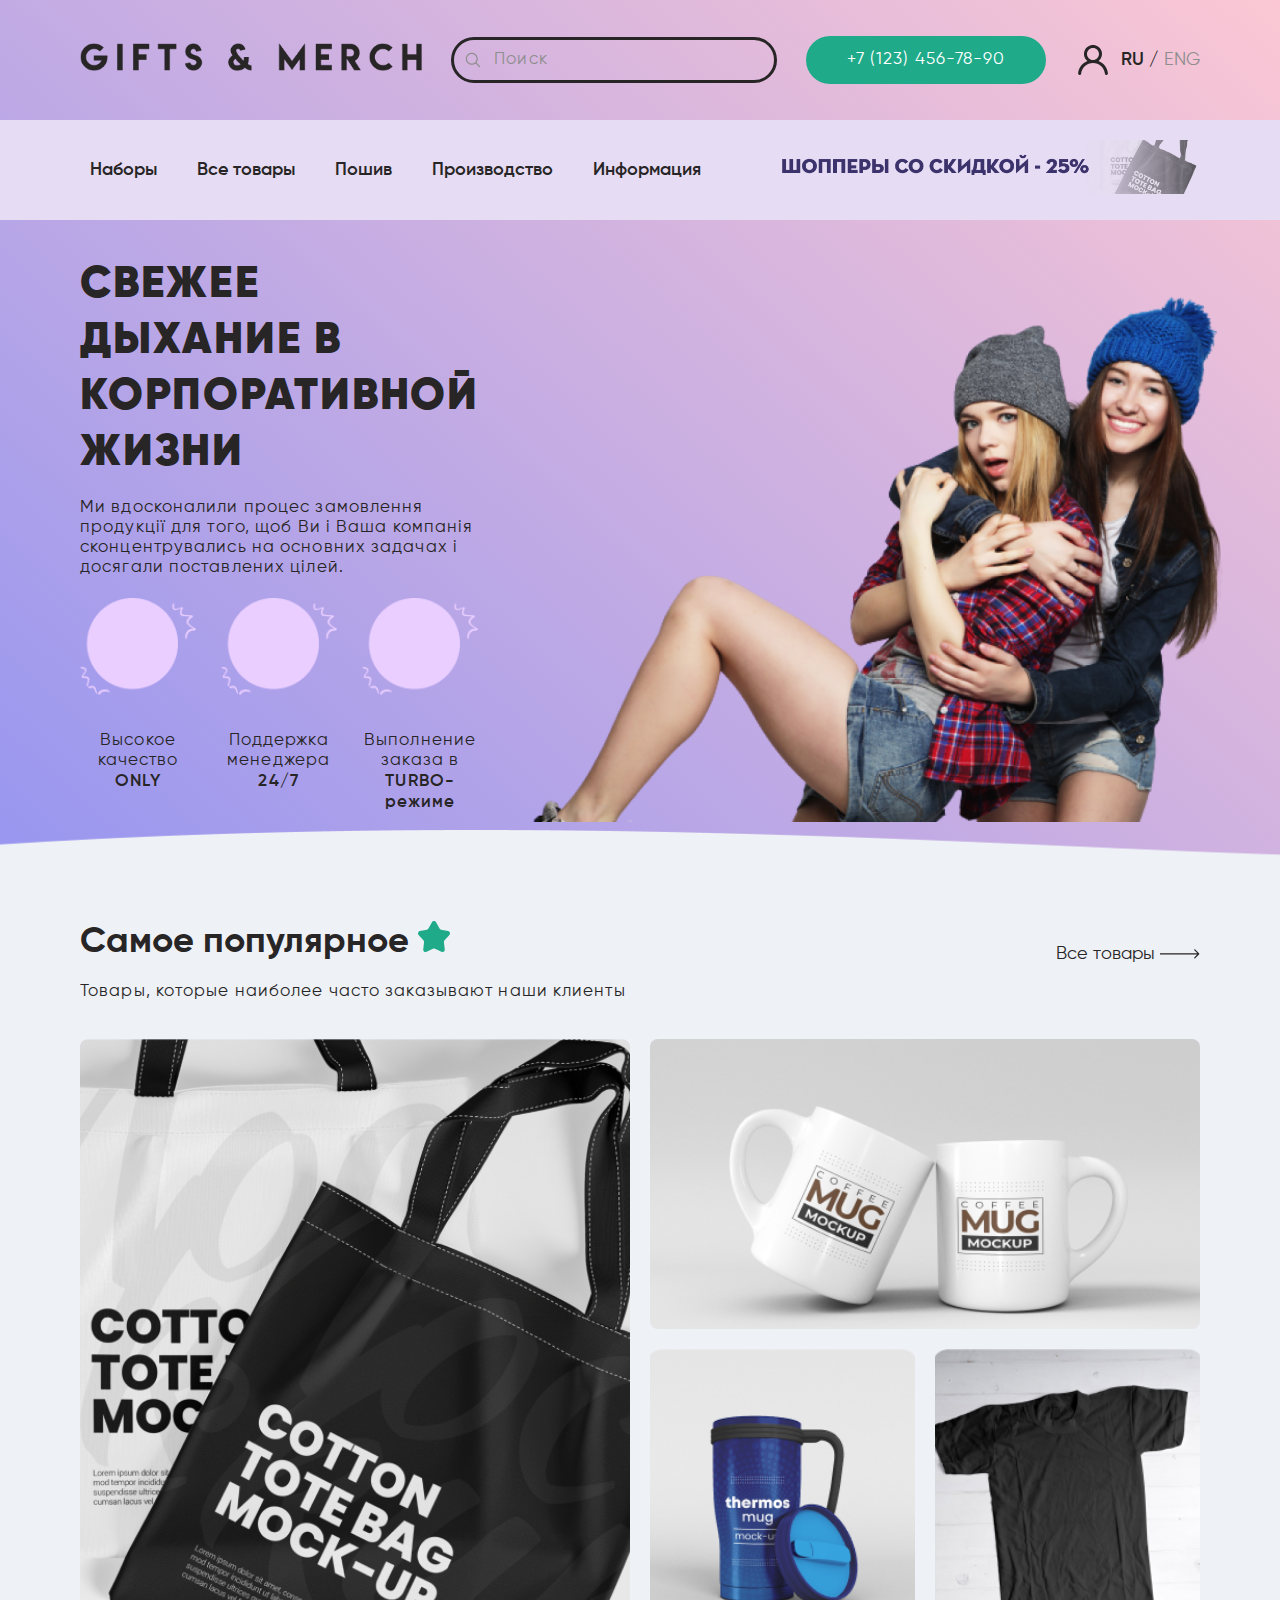
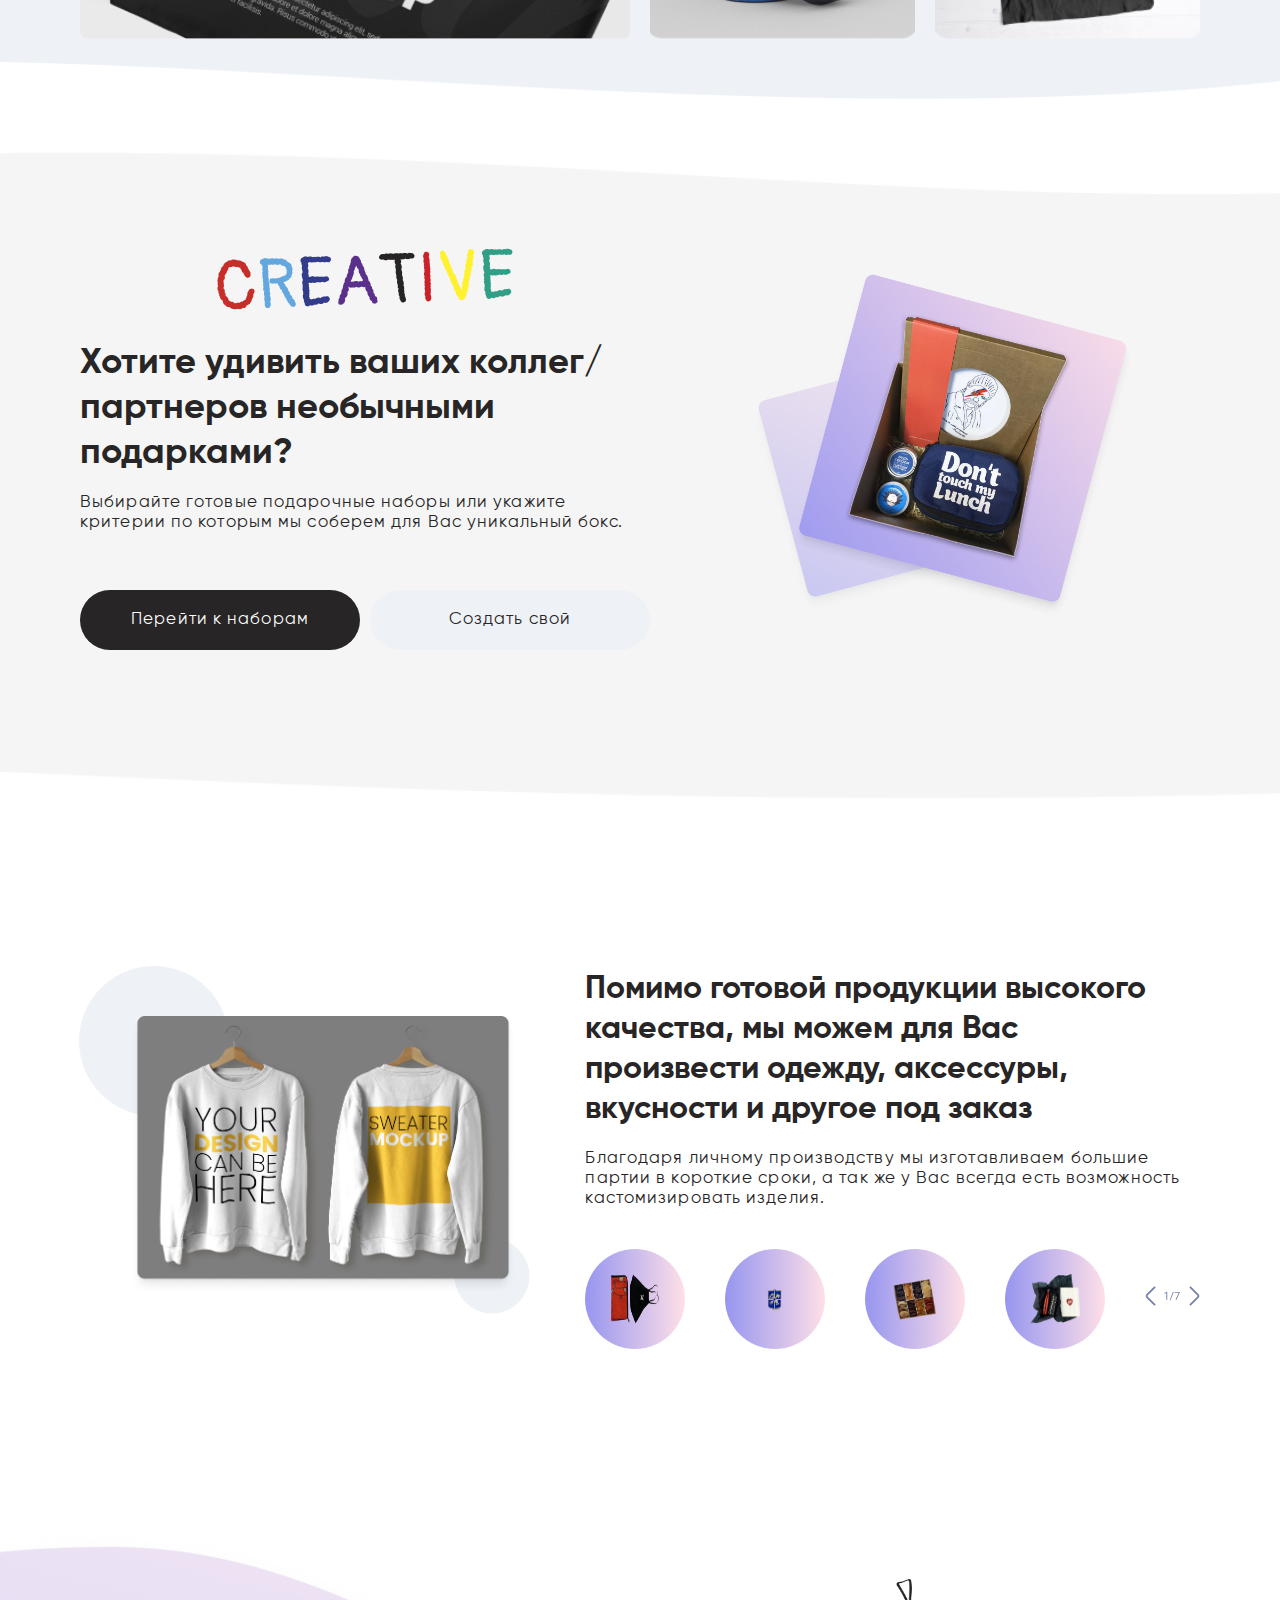
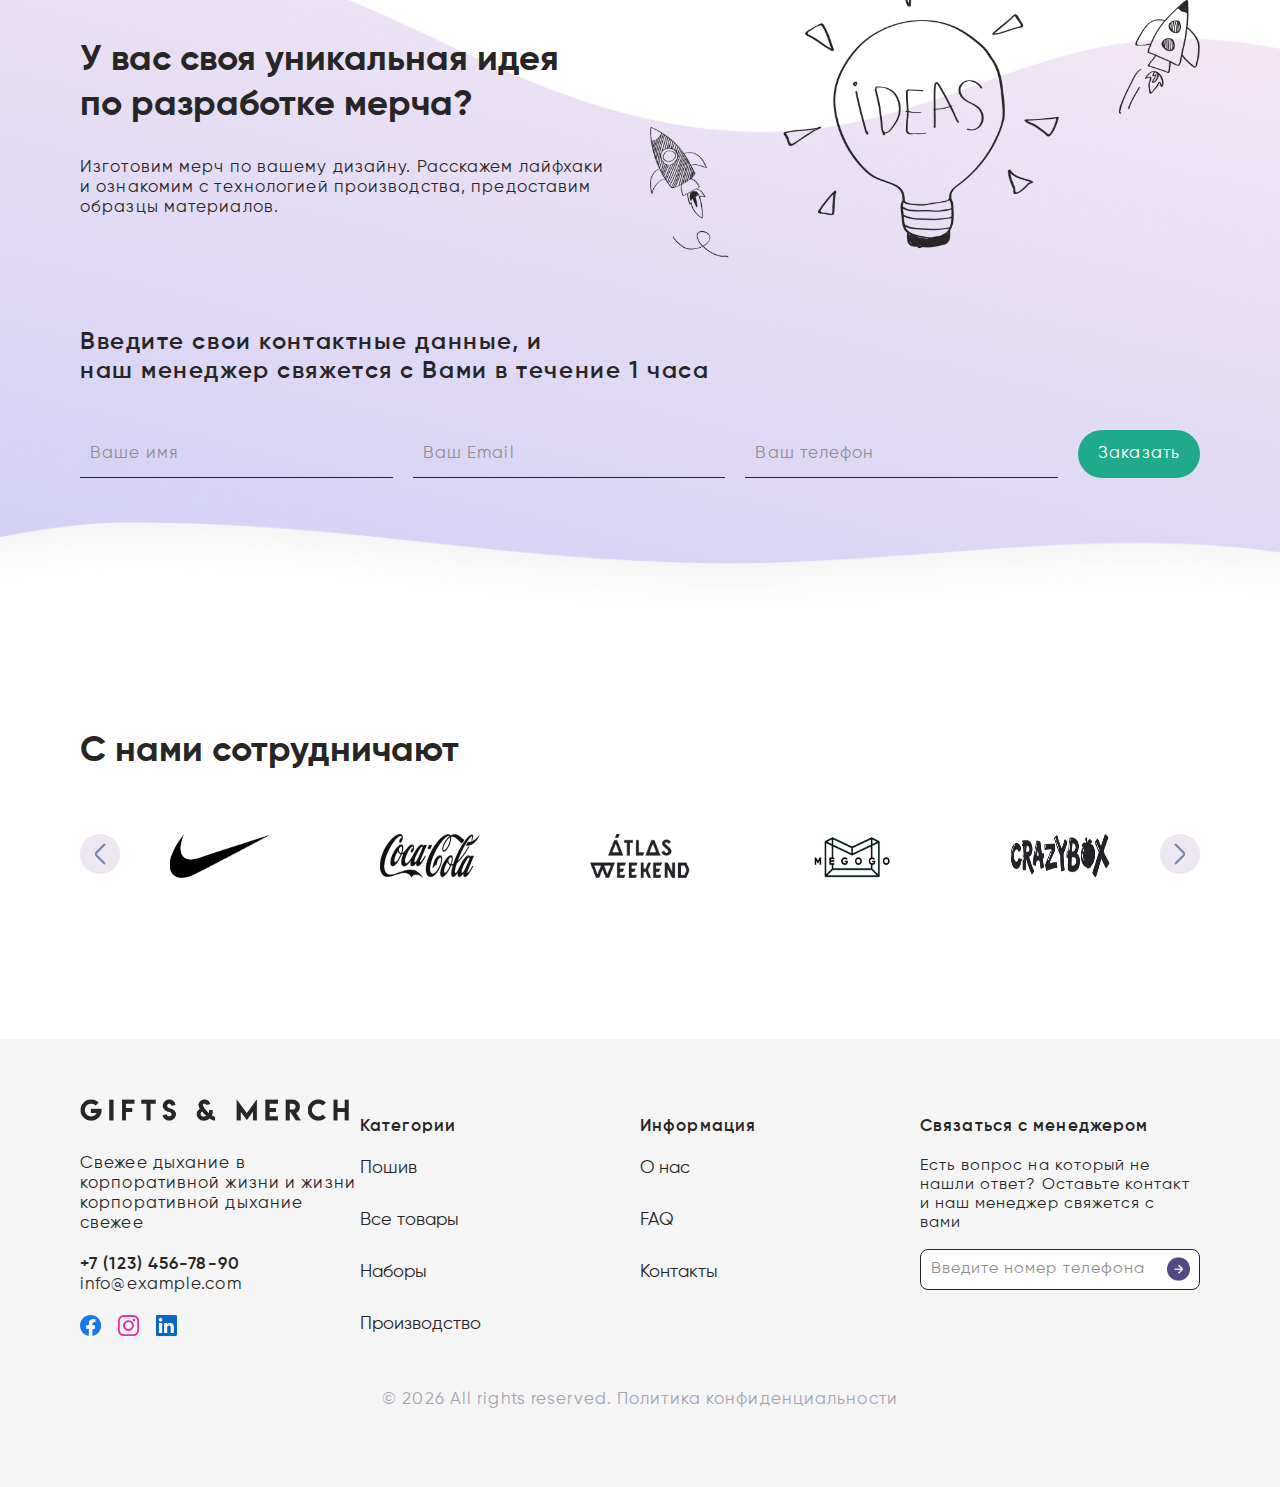
<file: index.html>
<!DOCTYPE html>
<html lang="ru">
  <head>
    <meta charset="UTF-8">
    <meta name="viewport" content="width=device-width, initial-scale=1.0">
    <title>Gifts & Merch</title>
    <link rel="stylesheet" href="css/styles.css">
    <link rel="stylesheet" href="less/styles.less"> 
 </head>
  <body>
    <div class="container">
      
      <div class="header-container">
        <header class="header">
          <a href="index.html"><img src="img/logo.png" alt="Лого" class="logo"></a>
          <div class="search-bar">
            <img class="search-icon" src="img/search.svg" alt="Поиск">
            <input class="search-input" type="text" placeholder="Поиск">
          </div>
          <img class="search-icon2" src="img/search2.svg" alt="Поиск">
          <a href="tel:+71234567890">
            <button class="phone-button">+7 (123) 456-78-90</button>
        </a>          
          <div class="user-account">
            <img class="user-icon" src="img/user.svg" alt="Аккаунт">
            <span class="active" id="ru">RU</span>&nbsp;/&nbsp;<span class="inactive" id="en">ENG</span>
          </div>
          <div class="hamburger-menu">
            <img class="menu-icon" src="img/menu.png" alt="Меню">
          </div>
        </header>
        
        <nav class="navigation">
          <div class="navigation-left">
            <a href="products.html">Наборы</a>
            <a href="products.html">Все&nbsp;товары</a>
            <a href="products.html">Пошив</a>
            <a href="production.html">Производство</a>
            <a href="products.html">Информация</a>
          </div>
          <div class="navigation-right">
            <img src="img/sale.png" alt="Баннер">
          </div>
        </nav>
        
        <section class="hero">
          <div class="hero-title">
            <h1>Свежее дыхание в корпоративной жизни</h1>
            <p>Ми вдосконалили процес замовлення продукції для того, щоб Ви і Ваша компанія сконцентрувались на основних задачах і досягали поставлених цілей.</p>
            <div class="hero-banner">
              <img src="img/sale.png" alt="Баннер">
            </div>
            <div class="hero-icons">
              <div class="hero-icon">
                <img src="img/circle.png" alt="Высокое качество">
                <p>Высокое качество<br><span class="bold">ONLY</span></p>
              </div>
              <div class="hero-icon">
                <img src="img/circle.png" alt="Поддержка 24/7">
                <p>Поддержка менеджера<br><span class="bold">24/7</span></p>
              </div>
              <div class="hero-icon">
                <img src="img/circle.png" alt="Turbo-режим">
                <p>Выполнение заказа в<br><span class="bold">TURBO-режиме</span></p>
              </div>
            </div>
          </div>
          <div class="hero-image">
            <img src="img/hero.png" alt="Красивая картинка">
          </div>
        </section>
      </div>

      <div class="hero-icons2-wrapper">
        <div class="hero-icons2">
          <div class="hero-icon">
            <img src="img/circle.png" alt="Высокое качество">
            <p>Высокое качество<br><span class="bold">ONLY</span></p>
          </div>
          <div class="hero-icon">
            <img src="img/circle.png" alt="Поддержка 24/7">
            <p>Поддержка менеджера<br><span class="bold">24/7</span></p>
          </div>
          <div class="hero-icon">
            <img src="img/circle.png" alt="Turbo-режим">
            <p>Выполнение заказа в<br><span class="bold">TURBO-режиме</span></p>
          </div>
        </div>
      </div>

      <section class="popular">
        <div class="popular-header">
          <div class="popular-header-title">
            <h2>Самое популярное <img src="img/star.svg" alt="Звезда"></h2>
            <p>Товары, которые наиболее часто заказывают наши клиенты</p>
          </div>
          <div class="popular-header-icon">
            <a href="products.html">Все товары <img src="img/arrow.svg" alt="Все товары"></a>
          </div>
        </div>
        <div class="popular-products">
          <div class="products-left">
            <img src="img/product1.png" alt="Наша продукция">
          </div>
          <div class="products-right">
            <img src="img/product2.png" alt="Наша продукция">
            <div class="products-right-bottom">
              <img src="img/product3.png" alt="Наша продукция">
              <img src="img/product4.png" alt="Наша продукция">
            </div>
          </div>
        </div>
      </section>

      <div class="creative">
        <div class="creative-text">
          <img src="img/creative.png" alt="Creative">
          <h2>Хотите удивить ваших коллег/партнеров необычными подарками?</h2>
          <p>Выбирайте готовые подарочные наборы или укажите критерии по которым мы соберем для Вас уникальный бокс.</p>
          <div class="creative-buttons">
            <a href="products.html"><button class="creative-button">Перейти к наборам</button></a>
            <a href="production.html"><button class="creative-button secondary">Создать свой</button></a>
          </div>
        </div>
        <div class="creative-image">
          <img src="img/gift.png" alt="Подарок">
        </div>
      </div>

      <div class="custom">
        <div class="custom-image">
          <div class="custom-image-wrapper">
            <img src="img/circle-gray.png" class="circle-top-left" alt="Круг">
            <img src="img/custom.png" alt="Одежда на заказ" class="custom-image-main">
            <img src="img/circle-gray.png" class="circle-bottom-right" alt="Круг">
          </div>
        </div>
        <div class="custom-text">
          <h3>Помимо готовой продукции высокого качества, мы можем для Вас произвести одежду, аксессуры, вкусности и другое под заказ</h3>
          <p>Благодаря личному производству мы изготавливаем большие партии в короткие сроки, а так же у Вас всегда есть возможность кастомизировать изделия.</p>
          <div class="custom-icons-wrapper">
            <div class="custom-icons">
              <div class="icon-wrapper">
                <img src="img/circle-purple.png" class="circle" alt="Градиентный круг">
                <img src="img/custom1.png" alt="Аксессуар" class="icon">
              </div>
              <div class="icon-wrapper">
                <img src="img/circle-purple.png" class="circle" alt="Градиентный круг">
                <img src="img/custom2.png" alt="Аксессуар" class="icon">
              </div>
              <div class="icon-wrapper">
                <img src="img/circle-purple.png" class="circle" alt="Градиентный круг">
                <img src="img/custom3.png" alt="Аксессуар" class="icon">
              </div>
              <div class="icon-wrapper">
                <img src="img/circle-purple.png" class="circle" alt="Градиентный круг">
                <img src="img/custom4.png" alt="Аксессуар" class="icon">
              </div>
            </div>
            <div class="custom-slider">
              <a href="error.html">
              <img src="img/slider.svg" alt="Слайдер" class="slider-image">
              </a>
            </div>
          </div>
        </div>
      </div>

      <section class="ideas">
        <div class="ideas-container">
          <div class="ideas-header-container">
            <div class="ideas-header">
              <h2>У вас своя уникальная идея <br>по разработке мерча?</h2>
              <p>Изготовим мерч по вашему дизайну. Расскажем лайфхаки <br>и ознакомим с технологией производства, предоставим образцы материалов.</p>
            </div>
            <div class="ideas-image">
              <img src="img/ideas.png" alt="Идея">
            </div>
          </div>
          <div class="ideas-form-container">
            <p class="ideas-form-text">Введите свои контактные данные, и <br>наш менеджер свяжется с Вами в течение 1 часа</p>
            <form class="ideas-form">
              <input type="text" placeholder="Ваше имя">
              <input type="email" placeholder="Ваш Email">
              <input type="tel" placeholder="Ваш телефон">
               <a href="error.html">
              <button type="submit">Заказать</button>
            </a>
            </form>
          </div>          
        </div>
      </section>

      <div class="collabs">
        <h2>С нами сотрудничают</h2>
        <div class="collabs-container">
          <img src="img/prev.png" alt="Назад" class="collabs-nav prev" >
          <div class="collabs-logos-wrapper">
            <img src="img/logo1.png" alt="Nike" class="collab-logo" >
            <img src="img/logo2.png" alt="Coca Cola" class="collab-logo" >
            <img src="img/logo3.png" alt="Atlas Weekend" class="collab-logo" >
            <img src="img/logo4.png" alt="Megogo" class="collab-logo" >
            <img src="img/logo5.png" alt="Crazybox" class="collab-logo" >
          </div>
          <img src="img/next.png" alt="Вперед" class="collabs-nav next" >
        </div>
      </div>

      <footer class="footer">
        <div class="footer-container">
          <div class="footer-about">
            <img src="img/logo.png" alt="Лого" class="logo">
            <p class="footer-about-text">Свежее дыхание в корпоративной жизни и жизни корпоративной дыхание свежее</p>
            <p><span class="bold">+7 (123) 456-78-90</span><br>
              info@example.com</p>
            <div class="footer-social-icons">
              <a href="error.html"><img src="img/facebook.svg" alt="Facebook"></a>
              <a href="error.html"><img src="img/instagram.svg" alt="Instagram"></a>
              <a href="error.html"><img src="img/linkedin.svg" alt="LinkedIn"></a>
            </div>
          </div>
          <div class="footer-categories">
            <p class="footer-title">Категории</p>
            <ul>
              <li><a href="products.html">Пошив</a></li>
              <li><a href="products.html">Все товары</a></li>
              <li><a href="products.html">Наборы</a></li>
              <li><a href="production.html">Производство</a></li>
            </ul>
          </div>
          <div class="footer-info">
            <p class="footer-title">Информация</p>
            <ul>
              <li><a href="index.html">О нас</a></li>
              <li><a href="index.html">FAQ</a></li>
              <li><a href="index.html">Контакты</a></li>
            </ul>
          </div>
          <div class="footer-contact-manager">
            <p class="footer-title">Связаться с менеджером</p>
            <p class="footer-input-text">Есть вопрос на который не нашли ответ? Оставьте контакт и наш менеджер свяжется с вами</p>
            <div class="footer-input-wrapper">             
              <input type="text" placeholder="Введите номер телефона">
              <img src="img/submit.png" alt="Оставить контакт">
            </div>
          </div>
        </div>
        <p class="rights">&#169; <span class="year"></span> All rights reserved. Политика конфиденциальности</p>
      </footer>

    </div>
    <script src="js/script.js"></script>
    <script>
      scrollBrands();
      switchLanguage();
      submitContactManager();
    </script>
    <script src="js/year.js"></script>
  </body>
</html>
</file>
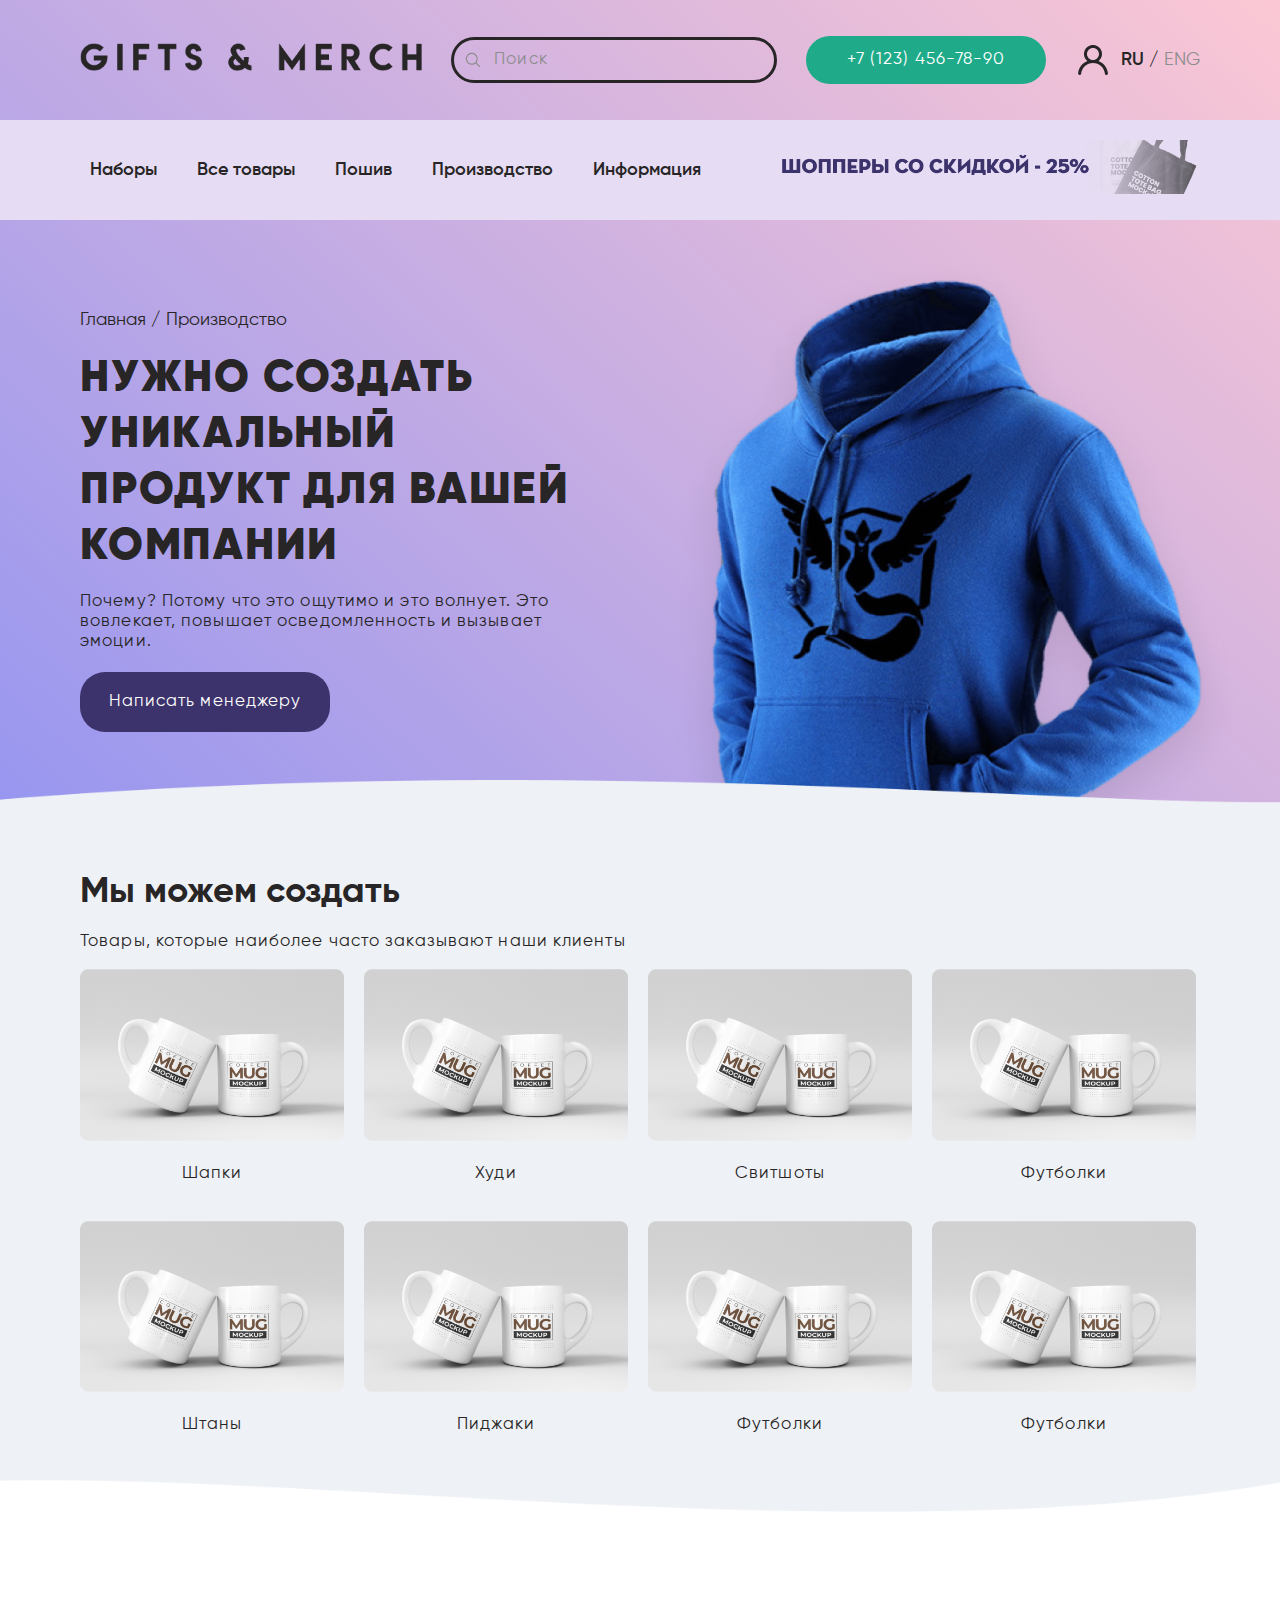
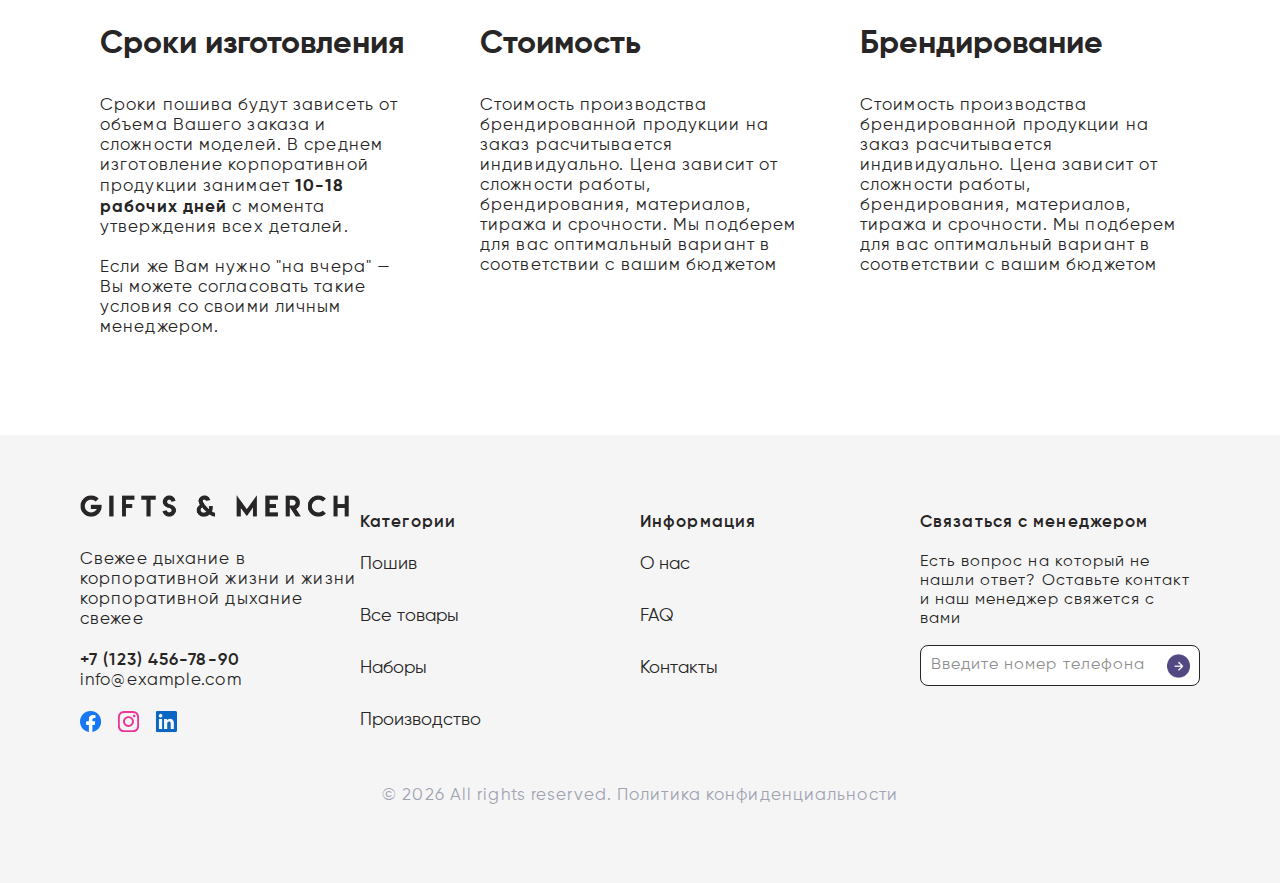
<file: production.html>
<!DOCTYPE html>
<html lang="en">
  <head>
    <meta charset="UTF-8">
    <meta name="viewport" content="width=device-width, initial-scale=1.0">
    <title>Gifts & Merch</title>
    <link rel="stylesheet" href="css/styles.css">
    <link rel="stylesheet" href="less/styles.less"> 
  </head>
  <body>
    <div class="container">
      
      <div class="header-container">
        <header class="header">
          <a href="index.html"><img src="img/logo.png" alt="Лого" class="logo"></a>
          <div class="search-bar">
            <img class="search-icon" src="img/search.svg" alt="Поиск">
            <input class="search-input" type="text" placeholder="Поиск">
          </div>
          <img class="search-icon2" src="img/search2.svg" alt="Поиск">
          <a href="tel:+71234567890">
            <button class="phone-button">+7 (123) 456-78-90</button>
        </a>
          <div class="user-account">
            <img class="user-icon" src="img/user.svg" alt="Аккаунт">
            <span class="active" id="ru">RU</span>&nbsp;/&nbsp;<span class="inactive" id="en">ENG</span>
          </div>
          <div class="hamburger-menu">
            <img class="menu-icon" src="img/menu.png">
          </div>
        </header>
        
        <nav class="navigation">
          <div class="navigation-left">
            <a href="products.html">Наборы</a>
            <a href="products.html">Все&nbsp;товары</a>
            <a href="products.html">Пошив</a>
            <a href="#">Производство</a>
            <a href="products.html">Информация</a>
          </div>
          <div class="navigation-right">
            <img src="img/sale.png" alt="Баннер">
          </div>
        </nav>
        
        <section class="hero hero-products">
          <div class="hero-title">
            <div class="hero-nav">Главная / Производство</div>
            <h1>Нужно создать уникальный продукт для вашей компании</h1>
            <p>Почему? Потому что это ощутимо и это волнует. Это вовлекает, повышает осведомленность и вызывает эмоции.</p>
            <a href="products.html"><button class="hero-button">Написать менеджеру</button></a>
          </div>
          <div class="hero-image">
            <img src="img/clothes.png" alt="Красивая картинка">
          </div>
        </section>
      </div>

      <div class="products">
        <div class="products-header">
          <div class="popular-header-title">
            <h2>Мы можем создать</h2>
            <p>Товары, которые наиболее часто заказывают наши клиенты</p>
          </div>
        </div>
        <div class="product-grid" id="products">
        </div>
      </div>

      <div class="product-info">
        <div class="product-info-grid">
          <div class="product-info-box">
            <h3>Сроки изготовления</h3>
            <p>Сроки пошива будут зависеть от объема Вашего заказа и сложности моделей. В среднем изготовление корпоративной продукции занимает <b>10-18 рабочих дней</b> с момента утверждения всех деталей.<br><br>Если же Вам нужно "на вчера" &mdash; Вы можете согласовать такие условия со своими личным менеджером.</p>
          </div>
          <div class="product-info-box">
            <h3>Стоимость</h3>
            <p>Стоимость производства брендированной продукции на заказ расчитывается индивидуально. Цена зависит от сложности работы, брендирования, материалов, тиража и срочности. Мы подберем для вас оптимальный вариант в соответствии с вашим бюджетом</p>
          </div>
          <div class="product-info-box">
            <h3>Брендирование</h3>
            <p>Стоимость производства брендированной продукции  на заказ  расчитывается индивидуально. Цена зависит от сложности работы, брендирования, материалов, тиража и срочности. Мы подберем для вас оптимальный вариант в соответствии с вашим бюджетом</p>
          </div>
        </div>
      </div>

      <footer class="footer">
        <div class="footer-container">
          <div class="footer-about">
            <img src="img/logo.png" alt="Лого" class="logo">
            <p class="footer-about-text">Свежее дыхание в корпоративной жизни и жизни корпоративной дыхание свежее</p>
            <p><span class="bold">+7 (123) 456-78-90</span><br>
              info@example.com</p>
            <div class="footer-social-icons">
              <a href="error.html"><img src="img/facebook.svg" alt="Facebook"></a>
              <a href="error.html"><img src="img/instagram.svg" alt="Instagram"></a>
              <a href="error.html"><img src="img/linkedin.svg" alt="LinkedIn"></a>
            </div>
          </div>
          <div class="footer-categories">
            <p class="footer-title">Категории</p>
            <ul>
              <li><a href="products.html">Пошив</a></li>
              <li><a href="products.html">Все товары</a></li>
              <li><a href="products.html">Наборы</a></li>
              <li><a href="production.html">Производство</a></li>
            </ul>
          </div>
          <div class="footer-info">
            <p class="footer-title">Информация</p>
            <ul>
              <li><a href="index.html">О нас</a></li>
              <li><a href="index.html">FAQ</a></li>
              <li><a href="index.html">Контакты</a></li>
            </ul>
          </div>
          <div class="footer-contact-manager">
            <p class="footer-title">Связаться с менеджером</p>
            <p class="footer-input-text">Есть вопрос на который не нашли ответ? Оставьте контакт и наш менеджер свяжется с вами</p>
            <div class="footer-input-wrapper">             
              <input type="text" placeholder="Введите номер телефона">
              <img src="img/submit.png" alt="Оставить контакт">
            </div>
          </div>
        </div>
        <p class="rights">&#169; <span class="year"></span> All rights reserved. Политика конфиденциальности</p>
      </footer>

    </div>
    <script src="js/script.js"></script>
    <script>
      showProducts();
      switchLanguage();
      submitContactManager();
    </script>
    <script src="js/year.js"></script>
  </body>
</html>
</file>
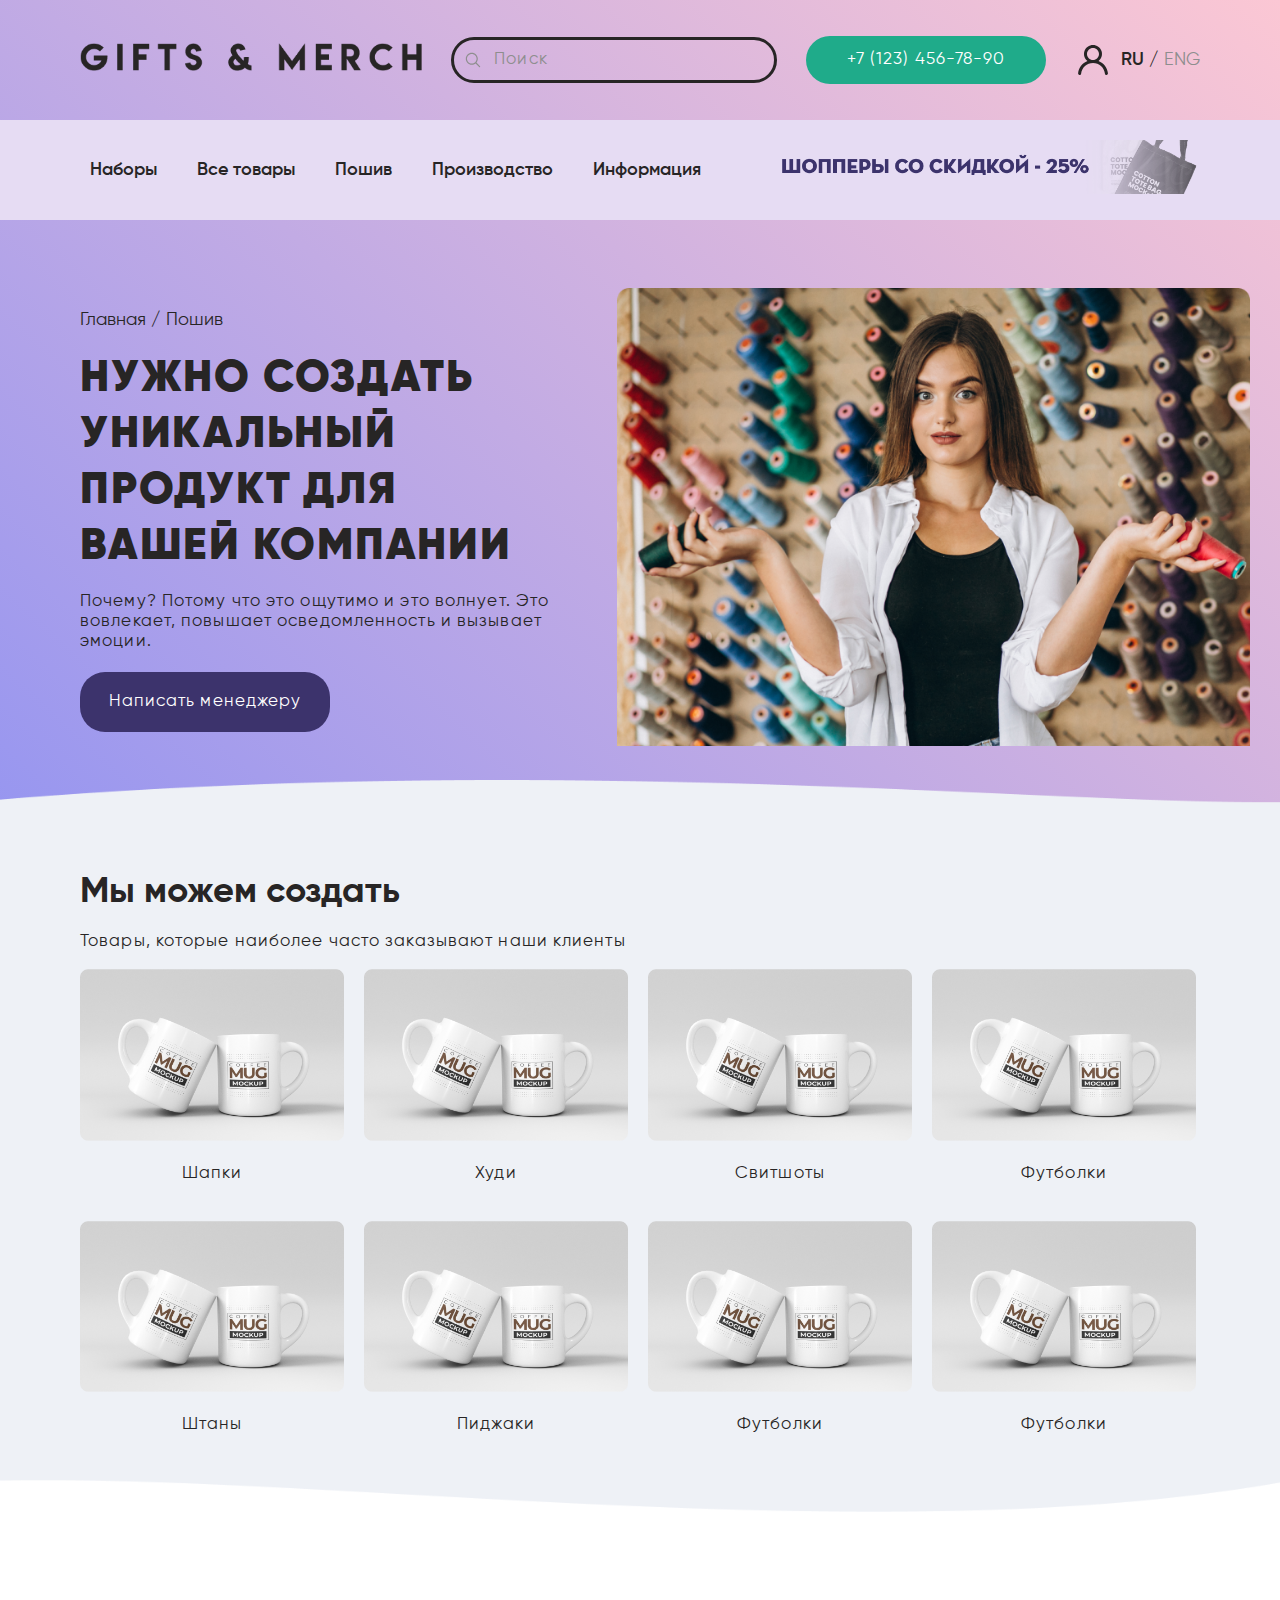
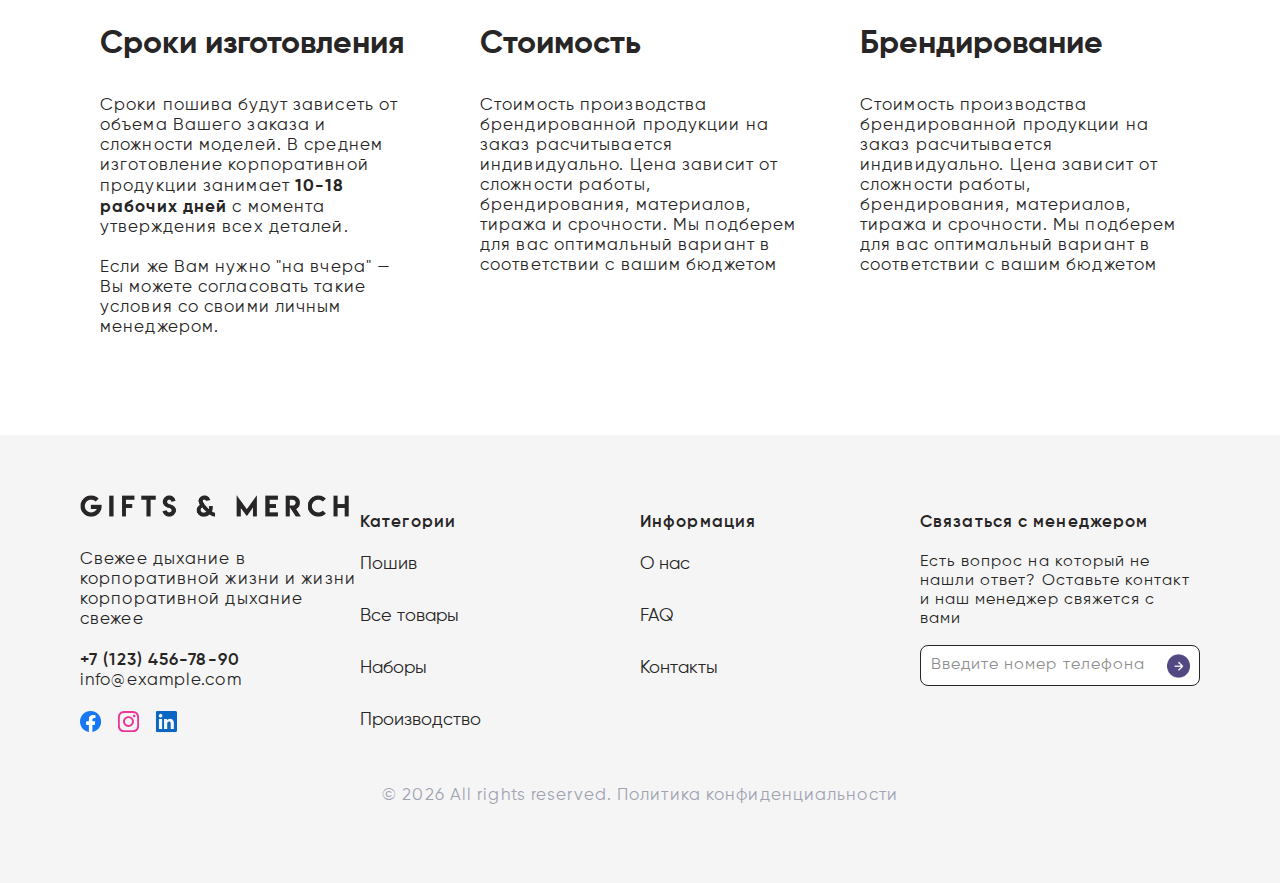
<file: products.html>
<!DOCTYPE html>
<html lang="en">
  <head>
    <meta charset="UTF-8">
    <meta name="viewport" content="width=device-width, initial-scale=1.0">
    <title>Gifts & Merch</title>
    <link rel="stylesheet" href="css/styles.css">
    <link rel="stylesheet" href="less/styles.less"> 
  </head>
  <body>
    <div class="container">
      <div class="header-container">
        <header class="header">
          <a href="index.html"><img src="img/logo.png" alt="Лого" class="logo"></a>
          <div class="search-bar">
            <img class="search-icon" src="img/search.svg" alt="Поиск">
            <input class="search-input" type="text" placeholder="Поиск">
          </div>
          <img class="search-icon2" src="img/search2.svg" alt="Поиск">
          <a href="tel:+71234567890">
            <button class="phone-button">+7 (123) 456-78-90</button>
        </a>
          <div class="user-account">
            <img class="user-icon" src="img/user.svg" alt="Аккаунт">
            <span class="active" id="ru">RU</span>&nbsp;/&nbsp;<span class="inactive" id="en">ENG</span>
          </div>
          <div class="hamburger-menu">
            <img class="menu-icon" src="img/menu.png">
          </div>
        </header>
      
        <nav class="navigation">
          <div class="navigation-left">
            <a href="products.html">Наборы</a>
            <a href="products.html">Все&nbsp;товары</a>
            <a href="products.html">Пошив</a>
            <a href="production.html">Производство</a>
            <a href="products.html">Информация</a>
          </div>
          <div class="navigation-right">
            <img src="img/sale.png" alt="Баннер">
          </div>
        </nav>
        
        <section class="hero hero-products">
          <div class="hero-title">
            <div class="hero-nav">Главная / Пошив</div>
            <h1>Нужно создать уникальный продукт для вашей компании</h1>
            <p>Почему? Потому что это ощутимо и это волнует. Это вовлекает, повышает осведомленность и вызывает эмоции.</p>
            <a href="index.html"><button class="hero-button">Написать менеджеру</button></a>
          </div>
          <div class="hero-image">
            <img src="img/woman.png" alt="Красивая картинка">
          </div>
        </section>
      </div>

      <div class="products">
        <div class="products-header">
          <div class="popular-header-title">
            <h2>Мы можем создать</h2>
            <p>Товары, которые наиболее часто заказывают наши клиенты</p>
          </div>
        </div>
        <div class="product-grid" id="products">
        </div>
      </div>

      <div class="product-info">
        <div class="product-info-grid">
          <div class="product-info-box">
            <h3>Сроки изготовления</h3>
            <p>Сроки пошива будут зависеть от объема Вашего заказа и сложности моделей. В среднем изготовление корпоративной продукции занимает <b>10-18 рабочих дней</b> с момента утверждения всех деталей.<br><br>Если же Вам нужно "на вчера" &mdash; Вы можете согласовать такие условия со своими личным менеджером.</p>
          </div>
          <div class="product-info-box">
            <h3>Стоимость</h3>
            <p>Стоимость производства брендированной продукции на заказ расчитывается индивидуально. Цена зависит от сложности работы, брендирования, материалов, тиража и срочности. Мы подберем для вас оптимальный вариант в соответствии с вашим бюджетом</p>
          </div>
          <div class="product-info-box">
            <h3>Брендирование</h3>
            <p>Стоимость производства брендированной продукции  на заказ  расчитывается индивидуально. Цена зависит от сложности работы, брендирования, материалов, тиража и срочности. Мы подберем для вас оптимальный вариант в соответствии с вашим бюджетом</p>
          </div>
        </div>
      </div>

      <footer class="footer">
        <div class="footer-container">
          <div class="footer-about">
            <img src="img/logo.png" alt="Лого" class="logo">
            <p class="footer-about-text">Свежее дыхание в корпоративной жизни и жизни корпоративной дыхание свежее</p>
            <p><span class="bold">+7 (123) 456-78-90</span><br>
              info@example.com</p>
            <div class="footer-social-icons">
              <a href="error.html"><img src="img/facebook.svg" alt="Facebook"></a>
              <a href="error.html"><img src="img/instagram.svg" alt="Instagram"></a>
              <a href="error.html"><img src="img/linkedin.svg" alt="LinkedIn"></a>
            </div>
          </div>
          <div class="footer-categories">
            <p class="footer-title">Категории</p>
            <ul>
              <li><a href="products.html">Пошив</a></li>
              <li><a href="products.html">Все товары</a></li>
              <li><a href="products.html">Наборы</a></li>
              <li><a href="production.html">Производство</a></li>
            </ul>
          </div>
          <div class="footer-info">
            <p class="footer-title">Информация</p>
            <ul>
              <li><a href="index.html">О нас</a></li>
              <li><a href="index.html">FAQ</a></li>
              <li><a href="index.html">Контакты</a></li>
            </ul>
          </div>
          <div class="footer-contact-manager">
            <p class="footer-title">Связаться с менеджером</p>
            <p class="footer-input-text">Есть вопрос на который не нашли ответ? Оставьте контакт и наш менеджер свяжется с вами</p>
            <div class="footer-input-wrapper">
              <input type="text" placeholder="Введите номер телефона">
              <img src="img/submit.png" alt="Оставить контакт">
            </div>
          </div>
        </div>
        <p class="rights">&#169; <span class="year"></span> All rights reserved. Политика конфиденциальности</p>
      </footer>

    </div>
    <script src="js/script.js"></script>
    <script>
      showProducts();
      switchLanguage();
      submitContactManager();
    </script>
    <script src="js/year.js"></script>
  </body>
</html>
</file>
<file: css/styles.css>
@font-face {
  font-family: "Gilroy";
  font-weight: 400;
  src: url("../fonts/Gilroy-Regular.ttf") format("truetype");
}

@font-face {
  font-family: "Gilroy";
  font-weight: 500;
  src: url("../fonts/Gilroy-Medium.ttf") format("truetype");
}

@font-face {
  font-family: "Gilroy";
  font-weight: 600;
  src: url("../fonts/Gilroy-SemiBold.ttf") format("truetype");
}

@font-face {
  font-family: "Gilroy";
  font-weight: 700;
  src: url("../fonts/Gilroy-Bold.ttf") format("truetype");
}

@font-face {
  font-family: "Gilroy";
  font-weight: 800;
  src: url("../fonts/Gilroy-ExtraBold.ttf") format("truetype");
}

@font-face {
  font-family: "Gilroy";
  font-weight: 900;
  src: url("../fonts/Gilroy-Black.ttf") format("truetype");
}

html,body{
  overflow-x: hidden
  }
  
body {
  font-family: Gilroy, sans-serif;
  font-size: 18px;
  font-weight: 400;
  color: #272525;
  margin: 0;
}

h1 {
  font-family: Gilroy, sans-serif;
  font-size: 48px;
  font-weight: 900;
  letter-spacing: 0.04em;
  text-transform: uppercase;
}

h2 {
  font-family: Gilroy, sans-serif;
  font-size: 36px;
  font-weight: 700;
}

h3 {
  font-family: Gilroy, sans-serif;
  font-size: 32px;
  font-weight: 700;
}

p, input, button {
  font-family: Gilroy, sans-serif;
  font-size: 18px;
  font-weight: 400;
  letter-spacing: 0.065em;
}

.bold {
  font-weight: 600;
}

::placeholder {
  color: #8e8e8e;
}

.container {
  max-width: 100%;
  margin: 0 auto;
}

.header-container {
  background: linear-gradient(42.14deg, #9796f0, #fbc7d4);
}

.header {
  display: flex;
  align-items: center;
  justify-content: space-between;
  height: 120px;
  padding: 0 120px;
}

.logo {
  height: 30px;
}

.search-bar {
  display: flex;
  align-items: center;
  width: 400px;
  height: 40px;
  padding: 0 10px;
  border: 3px solid #272525;
  border-radius: 30px;
}

.search-icon {
  color: red;
  height: 18px;
  margin-right: 10px;
}

.search-icon2 {
  display: none;
  height: 24px;
}

.search-input {
  background: transparent;
  border: none;
  outline: none;
}

.phone-button {
  background: #1fab8a;
  color: white;
  width: 240px;
  height: 48px;
  padding: 0 20px;
  border: none;
  border-radius: 25px; 
  cursor: pointer;
}

.phone-button:hover {
  box-shadow: 0px 20px 50px 0px #0000001a;
}

.user-account {
  display: flex;
  align-items: center;
}

.user-account .inactive {
  cursor: pointer;
}

.user-icon {
  height: 36px;
  margin-right: 10px;
  vertical-align: middle;
}

.user-account > .active {
  font-weight: 600;
}

.user-account > .inactive {
  font-weight: 400;
  color: #8e8e8e;
}

.hamburger-menu {
  display: none;
}

.menu-icon {
  height: 24px;
}

.navigation {
  display: flex;
  justify-content: space-between;
  align-items: center;
  font-weight: 600;
  background: #e6dcf3;
  height: 100px;
  padding: 0 120px;
  position: relative;
}

.navigation-left {
  display: flex;
  justify-content: space-around;
  width: 60%;
  margin-right: 50px;
}

.navigation-left a {
  color: #272525;
  text-decoration: none;
  padding: 40px 10px;
  position: relative;
}

.navigation-left a:hover {
  background: #272525;
  color: white;
  border-radius: 6px;
}

.navigation-left a::after {
  content: "";
  bottom: -20px;
  left: 0;
  width: 100%;
  height: 10px;
  background: #272525;
  border-radius: 3px;
  position: absolute;
  visibility: hidden;
}

.navigation-left a:hover::after {
  visibility: visible;
}

.navigation-right img {
  width: 100%;
  height: 100%;
  margin-right: 0;
  object-fit: cover;
}

.hero {
  display: flex;
  justify-content: space-between;
  align-items: center;
  height: 600px;
  padding: 0 120px;
  position: relative;
  overflow: hidden;
  z-index: 0;
}

.hero-title {
  flex: 1;
}

.hero-title h1 {
  margin-bottom: 10px;
}

.hero-title p {
  margin-bottom: 60px;
}

.hero-banner {
  display: none;
}

.hero-icons {
  display: flex;
  gap: 20px;
}

.hero-icons2 {
  display: none;
}

.hero-icon {
  text-align: center;
}

.hero-icon img {
  height: 100px;
  border-radius: 30%;
  margin-bottom: 10px;
}

.hero-icon p {
  border-radius: 50%;
  margin-bottom: 10px;
}

.hero-image img {
  max-width: 100%;
  position: relative;
  z-index: 0;
}

.hero-button {
  background: #3c336c;
  color: white;
  width: 250px;
  height: 60px;
  padding: 0 20px;
  border: none;
  border-radius: 25px; 
  cursor: pointer;
}
.hero-button:hover {
  box-shadow: 0px 20px 50px 0px #0000001a;
}

.hero.hero-products {
  height: 600px;
}

.popular {
  position: relative;
  background: url('../img/bg-white.png') no-repeat center center;
  background-size: cover;
  padding: 60px 120px;
  margin-top: -40px;
  z-index: 1;
}

.popular-header {
  display: flex;
  justify-content: space-between;
  align-items: center;
  margin-bottom: 20px;
}

.popular-header-title h2 {
  margin-bottom: 10px;
}

.popular-header-icon a {
  color: #272525;
  text-decoration: none;
}

.popular-header-icon a:hover {
  font-weight: 800;
}

.popular-header-icon img {
  height: 10px;
  width: auto;
}

.popular-products {
  display: flex;
  flex-wrap: wrap;
  gap: 20px;
}

.products-left,
.products-right {
  display: flex;
  flex: 1;
  flex-direction: column;
  gap: 20px;
}

.products-right-bottom {
  flex: 1;
  display: flex;
  gap: 20px;
}

.products-left img,
.products-right img {
  border-radius: 8px;
  object-fit: cover;
}

.products-left img {
  width: 100%;
  height: 600px;
}

.products-right img {
  width: 100%;
  height: 290px;
}

.products-right-bottom img {
  width: calc(50% - 10px);
  height: 290px;
}

.products {
  position: relative;
  background: url('../img/bg-white.png') no-repeat center center;
  background-size: cover;
  padding: 60px 120px;
  margin-top: -40px;
  z-index: 1;
}

.product-grid {
  display: flex;
  flex-wrap: wrap;
  gap: 20px;
}

.product-grid img:hover, .product-grid p:hover {
  font-weight: 900;
}

.product-item {
  flex: 0 1 calc(25% - 16px);
  box-sizing: border-box;
  text-align: center;
  background: transparent;
  border-radius: 8px;
}

.product-item:hover img, .product-item:hover p {
  font-weight: 900;
}

.product-item img {
  max-width: 100%;
  height: auto;
}

.product-item img:hover {
  box-shadow: 0px 20px 50px 0px #0000001a;
  border-radius: 12px;
}

.product-item a {
  margin-top: 10px;
  font-weight: 600;
  color: #272525;
  text-decoration: none;
}

.product-info {
  padding: 60px 120px; 
}

.product-info-grid {
  display: grid;
  grid-template-columns: repeat(auto-fit, minmax(300px, 1fr));
  gap: 20px;
}

.product-info-box {
  max-width: 100%;
  padding: 20px;
}

.creative {
  position: relative;
  display: flex;
  justify-content: space-between;
  align-items: center;
  background: url('../img/bg-gray.png') no-repeat center center;
  background-size: cover;
  height: 500px;
  padding: 100px 120px;
}

.creative-text {
  flex: 1;
  display: flex;
  flex-direction: column;
  align-items: center;
}

.creative-text h2 {
  margin-bottom: 0px;
}

.creative-buttons {
  display: flex;
  gap: 10px;
}

.creative-button {
  background: #272525;
  color: #fafafa;
  width: 280px;
  height: 60px;
  border: none;
  border-radius: 30px;
  margin-top: 40px;
  padding: 10px 20px;
  cursor: pointer;
}

.creative-button:hover {
  box-shadow: 0px 20px 50px 0px #0000001a;
}

.secondary {
  background: #eef1f6;
  color: #272525;
}

.creative-image img {
  max-width: 70%;
  height: auto;
  position: relative;
  right: -100px;
}

.custom {
  display: flex;
  position: relative;
  padding: 60px 120px;
  height: 600px;
}

.custom-image {
  flex: 1 1 50%;
  display: flex;
  justify-content: center;
  align-items: center;
  box-sizing: border-box;
}

.custom-image-wrapper {
  position: relative;
  width: 80%;
}

.custom-image-main {
  position: relative;
  width: 100%;
  height: auto;
  z-index: 2;
}

.circle-top-left,
.circle-bottom-right {
  position: absolute;
  width: 150px;
  height: 150px;
  z-index: 1;
}

.circle-top-left {
  top: -50px;
  left: -50px;
}

.circle-bottom-right {
  bottom: -50px;
  right: -50px;
  transform: scale(0.5);
}

.custom-text {
  flex: 1 1 50%;
  display: flex;
  flex-direction: column;
  justify-content: center;
  padding-left: 20px;
  gap: 20px;
  box-sizing: border-box;
}

.custom-text h3 {
  margin: 0;
}

.custom-text p {
  margin: 0;
}

.custom-icons-wrapper {
  display: flex;
  justify-content: space-between;
  align-items: center;
  gap: 40px;
  margin-top: 20px;
}

.custom-icons {
  display: flex;
  gap: 40px;
}

.icon-wrapper {
  position: relative;
  width: 100px;
  height: 100px;
}

.circle {
  position: absolute;
  width: 100%;
  height: 100%;
  z-index: 1;
}

.icon {
  position: absolute;
  width: 50%;
  height: 50%;
  top: 50%;
  left: 50%;
  transform: translate(-50%, -50%);
  z-index: 2;
}

.slider-image {
  height: 20px;
}

.ideas {
  background: url('../img/bg-purple.png') no-repeat center center;
  background-size: cover;
  height: 600px;
  padding: 60px 120px;
  overflow: hidden;
}

.ideas-container {
  display: flex;
  flex-direction: column;
  gap: 40px;
}

.ideas-header-container {
  display: flex;
  justify-content: space-between;
  align-items: center;
  gap: 20px;
}

.ideas-header {
  flex: 1;
}

.ideas-image {
  flex: 1;
  text-align: right;
}

.ideas-image img {
  max-width: 100%;
  height: auto;
}

.ideas-form-container {
  display: flex;
  flex-direction: column;
  gap: 20px;
}

.ideas-form-text {
  font-weight: 600;
  font-size: 24px;
}

.ideas-form {
  display: flex;
  flex-wrap: wrap;
  gap: 20px;
}

.ideas-form input, 
.ideas-form button {
  flex: 1;
}

.ideas-form input {
  background: transparent;
  padding: 10px;
  border: none;
  border-bottom: 1px solid #272525;
  outline: none;
  width: auto;
}

.ideas-form button {
  flex: 0;
  width: 280px;
  height: 48px;
  padding: 10px 20px;
  background: #1fab8a;
  color: white;
  border: none;
  border-radius: 30px;
  cursor: pointer;
}

.ideas-form button:hover {
  box-shadow: 0px 20px 50px 0px #0000001a;
}

.collabs {
  padding: 60px 120px;
  margin: 0 auto;
  height: 400px;
  width: 100%;
  box-sizing: border-box;
}

.collabs h2 {
  margin-bottom: 60px;
}

.collabs-container {
  display: flex;
  justify-content: space-between;
  gap: 50px;
}

.collabs-logos-wrapper {
  display: flex;
  justify-content: space-between;
  gap: 15px;
  width: 100%;
  overflow: hidden;
}

.collab-logo {
  width: 100px;
  height: auto;
  flex-shrink: 0;
}

.collabs-nav {
  width: 40px;
  height: 40px;
  cursor: pointer;
  display: inline-block;
}

.footer {
  background: #f5f5f5;
  padding: 60px 120px;
}

.footer-container {
  display: flex;
  flex-wrap: wrap;
  justify-content: space-between;
  margin: 0 auto;
}

.footer-about {
  width: 30%;
  margin-bottom: 20px;
}

.footer-about img {
  height: 32px;
  margin-bottom: 10px;
}

.footer-about p {
  margin-bottom: 20px;
}

.footer-social-icons a {
  margin-right: 10px;
}

.footer-social-icons img {
  height: 30px;
}

.footer-social-icons img:hover {
  transform: scale(1.5);
}

.footer-title {
  font-weight: 600;
  margin-bottom: 20px;
}

.footer-categories,
.footer-info {
  flex: 1;
  width: 20%;
}

.footer-categories ul,
.footer-info ul {
  list-style: none;
  padding: 0;
}

.footer-categories li,
.footer-info li {
  margin-bottom: 30px;
}

.footer-categories a,
.footer-info a {
  text-decoration: none;
  color: #272525;
}

.footer-categories a:hover,
.footer-info a:hover {
  font-weight: 600;
}

.footer-contact-manager {
  width: 30%;
  margin: 0 auto;
}

.footer-input-wrapper {
  position: relative;
  width: 100%;
}

.footer-input-text,
.footer-input-wrapper input {
  font-size: 16px;
}

.footer-input-wrapper input {
  width: 100%;
  padding: 10px 40px 10px 10px;
  border: 1px solid #272525;
  border-radius: 8px;
  box-sizing: border-box;
}

.footer-input-wrapper img {
  position: absolute;
  top: 50%;
  right: 10px;
  transform: translateY(-50%);
  height: 24px;
  cursor: pointer;
}

.footer-input-wrapper img:hover {
  filter: drop-shadow(0px 0px 4px);
}

.rights {
  text-align: center;
  color: #9FA3B2;

}

@media (max-width: 1440px) {

  h1 {
    font-size: 44px;
  }

  p, input, button {
    font-size: 17px;
  }

  .header,
  .navigation,
  .hero,
  .popular,
  .products,
  .product-info,
  .creative,
  .custom,
  .ideas,
  .collabs,
  .footer {
    padding-left: 80px;
    padding-right: 80px;
  }

  .logo {
    height: 28px;
  }

  .search-bar {
    width: 300px;
  }

  .navigation-left {
    width: 90%;
  }

  .navigation-left a {
    margin-right: 20px;  
  }

  .hero {
    height: 650px;
  }

  .hero-title h1 {
    margin-top: 0;
  }

  .hero-title p {
    margin-bottom: 20px;
  }

  .hero-image img {
    padding: 50px;
  }

  .hero.hero-products {
    height: 600px;
  }

  .hero.hero-products .hero-title {
    flex: 60%;
  }

  .hero.hero-products .hero-title h1 {
    margin-top: 20px;
  }

  .hero.hero-products .hero-image img {
    flex: 100%;
    justify-content: center;
    align-items: center;
  }

  .ideas-form button {
    width: auto;
  }

  .footer-about img {
    height: 22px;
  }

  .footer-about {
    width: 25%;
  }

  .footer-categories,
  .footer-info,
  .footer-contact-manager {
    width: 25%;
  }
}

@media (max-width: 1200px) {
  h1 {
    font-size: 42px;
  }

  h2 {
    font-size: 34px;
  }

  h3 {
    font-size: 30px;
  }

  .logo {
    height: 24px;
  }

  .search-bar {
    width: 200px;
  }

  .navigation-left {
    width: 100%;
    margin-right: 0;
  }

  .navigation-right {
    display: none;
  }

  .hero {
    height: 500px;
  }

  .hero-icons {
    display: none;
  }

  .hero-icons2-wrapper {
    height: 250px;
  }

  .hero-icons2 {
    display: flex;
    justify-content: space-around;
    margin-top: 30px;
  }

  .hero-title {
    width: 40%;
  }

  .hero-title h1 {
    margin-top: 60px;
  }

  .hero-title p {
    margin-bottom: 10px;
  }

  .hero.hero-products {
    height: 560px;
  }

  .hero.hero-products .hero-title {
    flex: 70%;
  }

  .hero.hero-products .hero-title p {
    margin-bottom: 20px;
  }

  .hero-banner {
    display: block;
    margin-bottom: 0px;
  }

  .hero-banner img {
    width: 100%;
  }

}

@media (min-width: 1001px) and (max-width: 1200px) {

  .logo {
    height: 22px;
  }

  .footer-contact-manager {
    display: flex;
    flex-wrap: wrap;
    justify-content: space-between;
    align-items: center;
    width: 100%;
  }
  
  .footer-contact-manager p {
    width: 30%;
  }

  .footer-input-wrapper {
    width: 40%;
  }
}

@media (max-width: 1000px) {
  h1 {
    font-size: 40px;
  }

  h2 {
    font-size: 32px;
  }

  h3 {
    font-size: 28px;
  }

  p, input, button {
    font-size: 16px;
  }

  .header,
  .navigation,
  .hero,
  .popular,
  .products,
  .product-info,
  .creative,
  .custom,
  .ideas,
  .collabs,
  .footer {
    padding-left: 40px;
    padding-right: 40px;
  }

  .logo {
    height: 16px;
  }

  .search-bar {
    width: 150px;
  }

  .phone-button {
    width: 200px;
  }

  .hero-banner {
    width: 120%;
    margin-bottom: 40px;
  }

  .hero-icons2 img {
    height: 80px;
  }

  .hero.hero-products {
    flex-direction: column;
    align-items: center;
    text-align: center;
    height: auto;
  }

  .hero.hero-products .hero-nav {
    display: none;
  }

  .hero.hero-products .hero-title {
    width: 100%;
    margin: 40px;
  }

  .hero.hero-products .hero-title p {
    margin-bottom: 40px;
  }

  .hero.hero-products .hero-image img {
    width: 400px;
    padding: 0;
  }

  .product-item {
    flex: 0 1 calc(33.33% - 16px);
  }

  .creative {
    flex-direction: column;
    height: auto;
    padding: 40px;
  }

  .creative-text {
    order: 1;
    align-items: center;
    text-align: center;
  }

  .creative-buttons {
    flex-direction: column;
  }

  .creative-button {
    width: 400px;
  }

  .creative-image {
    order: 2;
    justify-content: center;
    margin-top: 20px;
    align-items: center;
  }

  .creative-image img {
    max-width: 70%;
  }

  .custom {
    height: auto;
    flex-direction: column;
    gap: 20px;
  }

  .custom-icons-wrapper {
    flex-direction: column;
    align-items: center;
  }

  .ideas-form-container {
    flex-direction: row;
  }

  .ideas-form {
    width: 100%;
  }

  /* Footer */

  .footer-about {
    display: flex;
    flex-direction: row;
    flex-wrap: wrap;
    justify-content: space-evenly;
    align-items: center;
    width: 100%;
  }

  .footer-categories,
  .footer-info,
  .footer-contact-manager {
    width: 33%;
  }
}

@media (max-width: 768px) {
  h1 {
    font-size: 36px;
  }

  h2 {
    font-size: 28px;
  }

  h3 {
    font-size: 24px;
  }

  p, input, button {
    font-size: 16px;
  }

  .header,
  .navigation,
  .hero,
  .popular,
  .products,
  .product-info,
  .creative,
  .custom,
  .ideas,
  .collabs,
  .footer {
    padding-left: 20px;
    padding-right: 20px;
  }

  .logo {
    height: 18px;
  }

  .search-bar {
    display: none;
  }

  .search-icon2 {
    display: block;
  }

  .search-icon2:hover {
    cursor: pointer;
  }

  .user-account {
    display: none;
  }

  .hamburger-menu {
    display: block;
  }

  .hamburger-menu:hover {
    cursor: pointer;
  }

  .navigation {
    display: none;
  }

  .product-item {
    flex: 0 1 calc(50% - 16px);
  }

  .ideas {
    height: auto;
  }

  .ideas-header-container {
    flex-direction: column;
  }

  .ideas-image img {
    order: 1;
  }

  .ideas-header {
    order: 2;
  }

  .ideas-form-container {
    flex-direction: column;
    align-items: stretch;
  }

  .ideas-form {
    flex-direction: column;
  }

  .ideas-form input,
  .ideas-form button {
    width: 100%;
  }

  .footer-about-text {
    text-align: center;
  }

  .footer-contact-manager {
    width: 100%;
    margin-top: 20px;
  }
}

@media (max-width: 480px) {

  h1 {
    font-size: 32px;
  }

  h2 {
    font-size: 24px;
  }

  h3 {
    font-size: 22px;
  }

  p, input, button {
    font-size: 15px;
  }

  .header,
  .navigation,
  .hero,
  .popular,
  .creative,
  .custom,
  .ideas,
  .collabs,
  .footer {
    padding-left: 10px;
    padding-right: 10px;
  }

  .hero-banner img {
    display: none;
  }

  .logo {
    height: 16px;
  }

  .phone-button {
    display: none;
  }

  .footer-about {
    width: 100%;
  }
}

@media (max-width: 320px) {

  h1 {
    font-size: 28px;
  }

  h2 {
    font-size: 20px;
  }

  h3 {
    font-size: 18px;
  }

  .header,
  .navigation,
  .hero,
  .popular,
  .creative,
  .custom,
  .ideas,
  .collabs,
  .footer {
    padding-left: 5px;
    padding-right: 5px;
  }

  .logo {
    height: 14px;
  }

  .hero {
    height: 300px;
  }

  .hero-title {
    font-size: 18px;
    margin: 10px 0;
    text-align: center;
    flex-direction: column;
  }

  .hero-image {
    display: none;
  }

  .hero.hero-products {
    height: 600px;
  }

  .hero.hero-products {
    flex-direction: column;
    align-items: center;
    text-align: center;
  }

  .hero.hero-products .hero-title {
    width: 100%;
    margin: 10px 0;
  }

  .hero.hero-products .hero-image {
    display: block;
    width: 280px;
    max-width: 90%;
  }

  .hero.hero-products .product-item {
    margin-bottom: 10px;
  }

  .popular {
    flex-direction: column;
    justify-content: center;
    text-align: center;
  }

  .popular-header-title {
    text-align: center;
  }

  .popular-header-icon {
    display: none;
  }

  .popular-products {
    flex-direction: column;
  }

  .products-left img,
  .products-right img,
  .products-right-bottom img {
    height: 200px;
  }

  .product-info {
    padding: 20px;
  }

  .product-info-grid {
    display: block;
  }

  .product-info-box h3 {
    text-align: center;
  }

  .product-info-box p {
    text-align: left;
  }

  .creative img {
    width: 60%;
  }

  .creative-button {
    width: 300px;
  }

  .creative-image {
    text-align: center;
    flex-direction: column;
  }

  .creative-image img {
    right: 0;
  }

  .custom {
    height: 500px;
  }

  .custom-text h3, p {
    text-align: center;
  }

  .custom-icons-wrapper {
    flex-direction: column;
    align-items: center;
  }

  .custom-icons {
    gap: 10px;
  }

  .icon-wrapper {
    width: 60px;
    height: 60px;
  }

  .ideas {
    height: 880px;
    padding-top: 40px;
    padding-bottom: 40px;
  }

  .ideas-header-container {
    flex-direction: column;
    align-items: center;
  }

  .ideas-image img {
    max-width: 90%;
  }

  .ideas-header {
    text-align: center;
    font-size: 16px;
  }

  .ideas-form-text {
    font-size: 20px;
    text-align: center;
  }

  .ideas-form-container {
    flex-direction: column;
    align-items: stretch;
  }

  .ideas-form input,
  .ideas-form button {
    width: 100%;
    margin-bottom: 10px;
  }

  .submit {
    width: fixed 280px;
    height: fixed 60px;
  }

  .collabs {
    height: 250px;
    padding-top: 20px;
    padding-bottom: 20px;
  }

  .collabs h2 {
    text-align: center;
  }

  .footer-about,
  .footer-categories,
  .footer-info,
  .footer-contact-manager {
    width: 100%;
    text-align: center;
  }
  .footer-title  {
    font-size: 20px;

  }
  .footer-about img {
    height: 16px;
  }
  .footer-about, .footer-input-text  p {
    font-size: 12px;
    color: #8F90A6;
  }
  .footer-contact-manager {
    margin-top: 10px;
  }
  .rights {
    font-size: 12px;
  }
}
</file>
